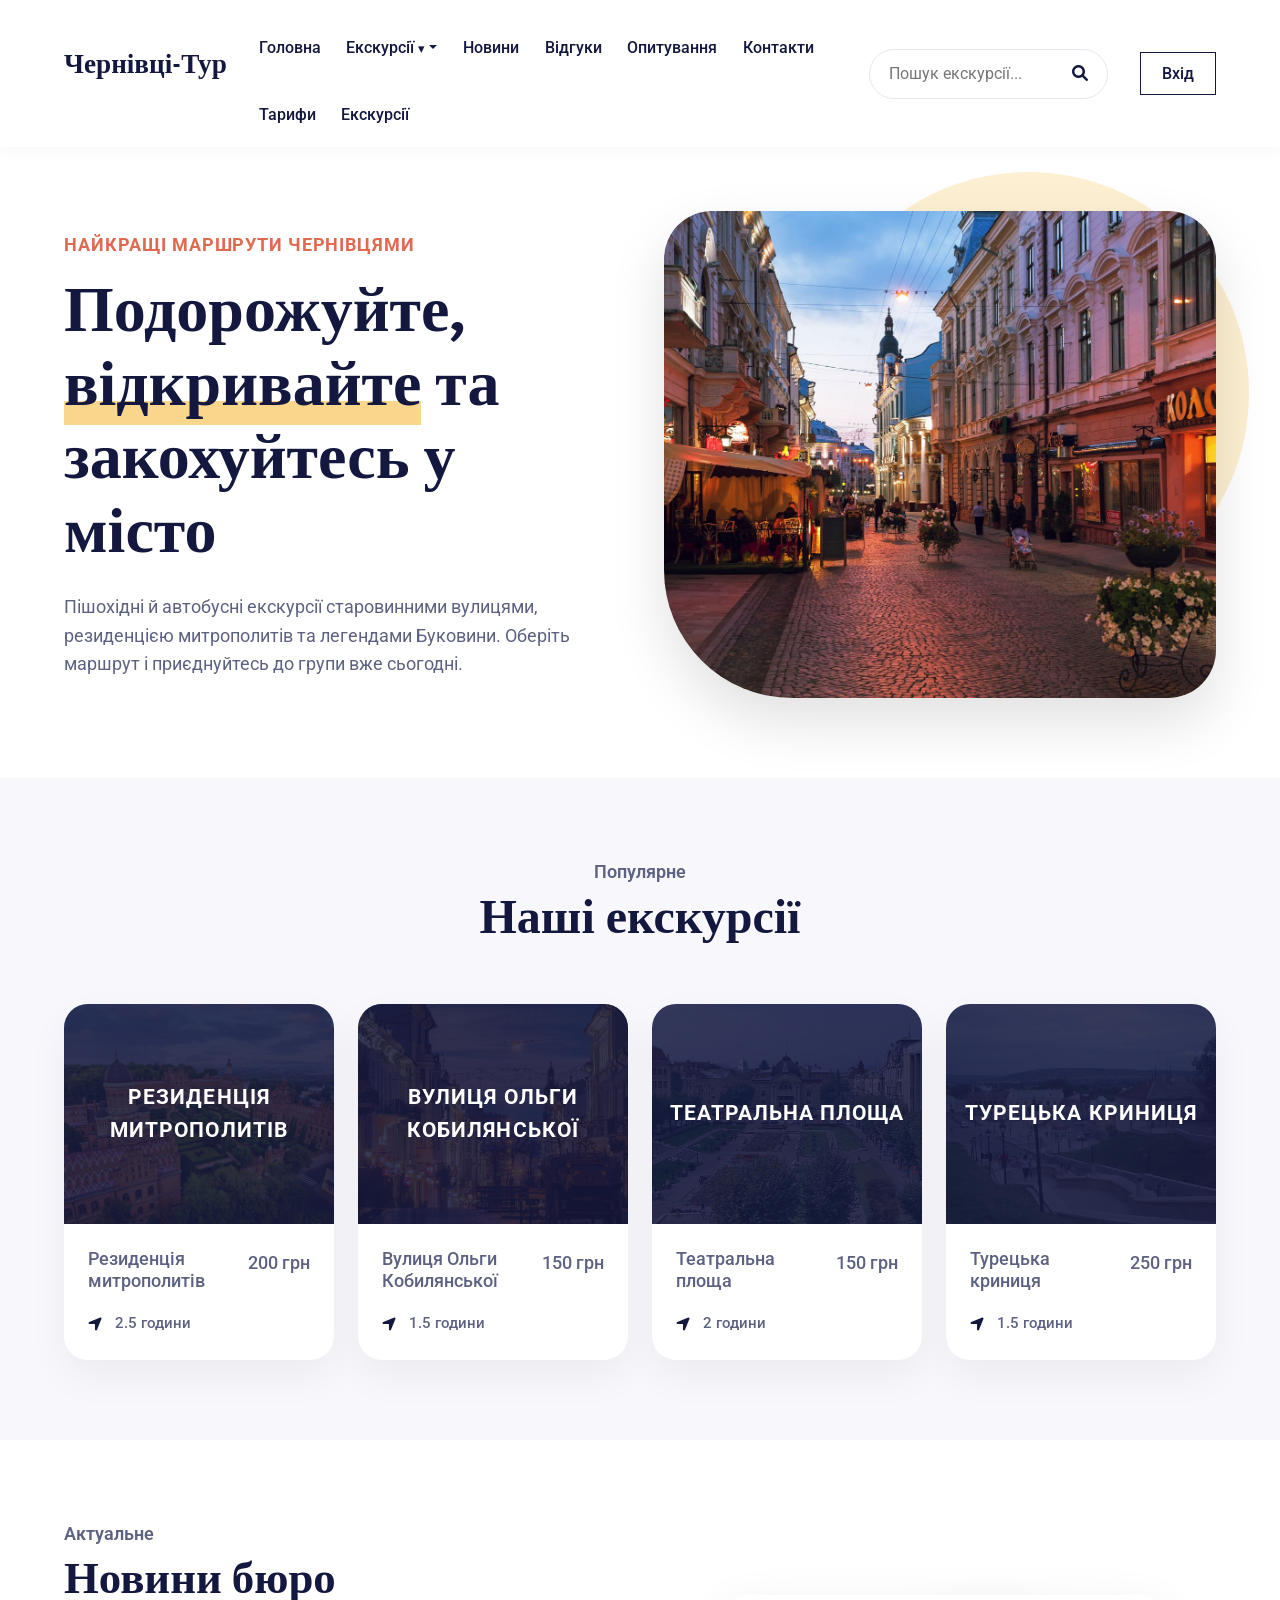
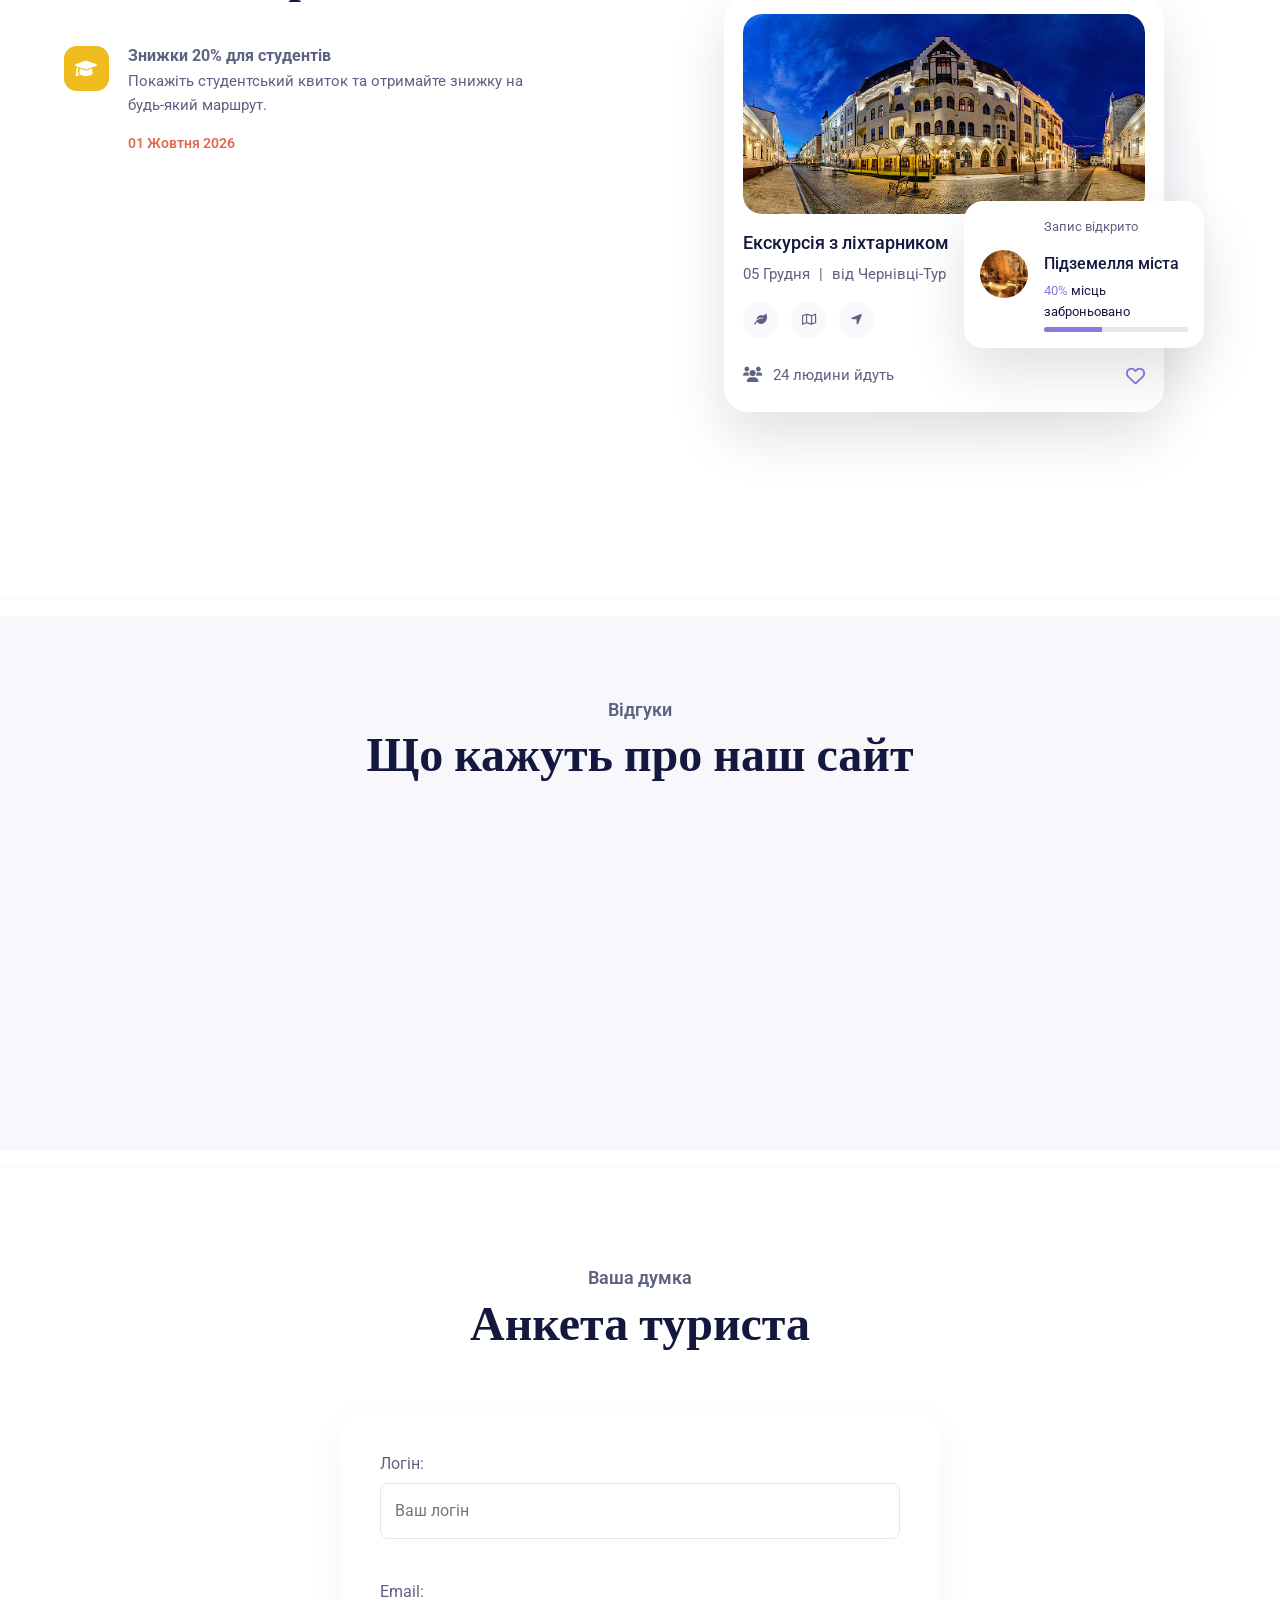
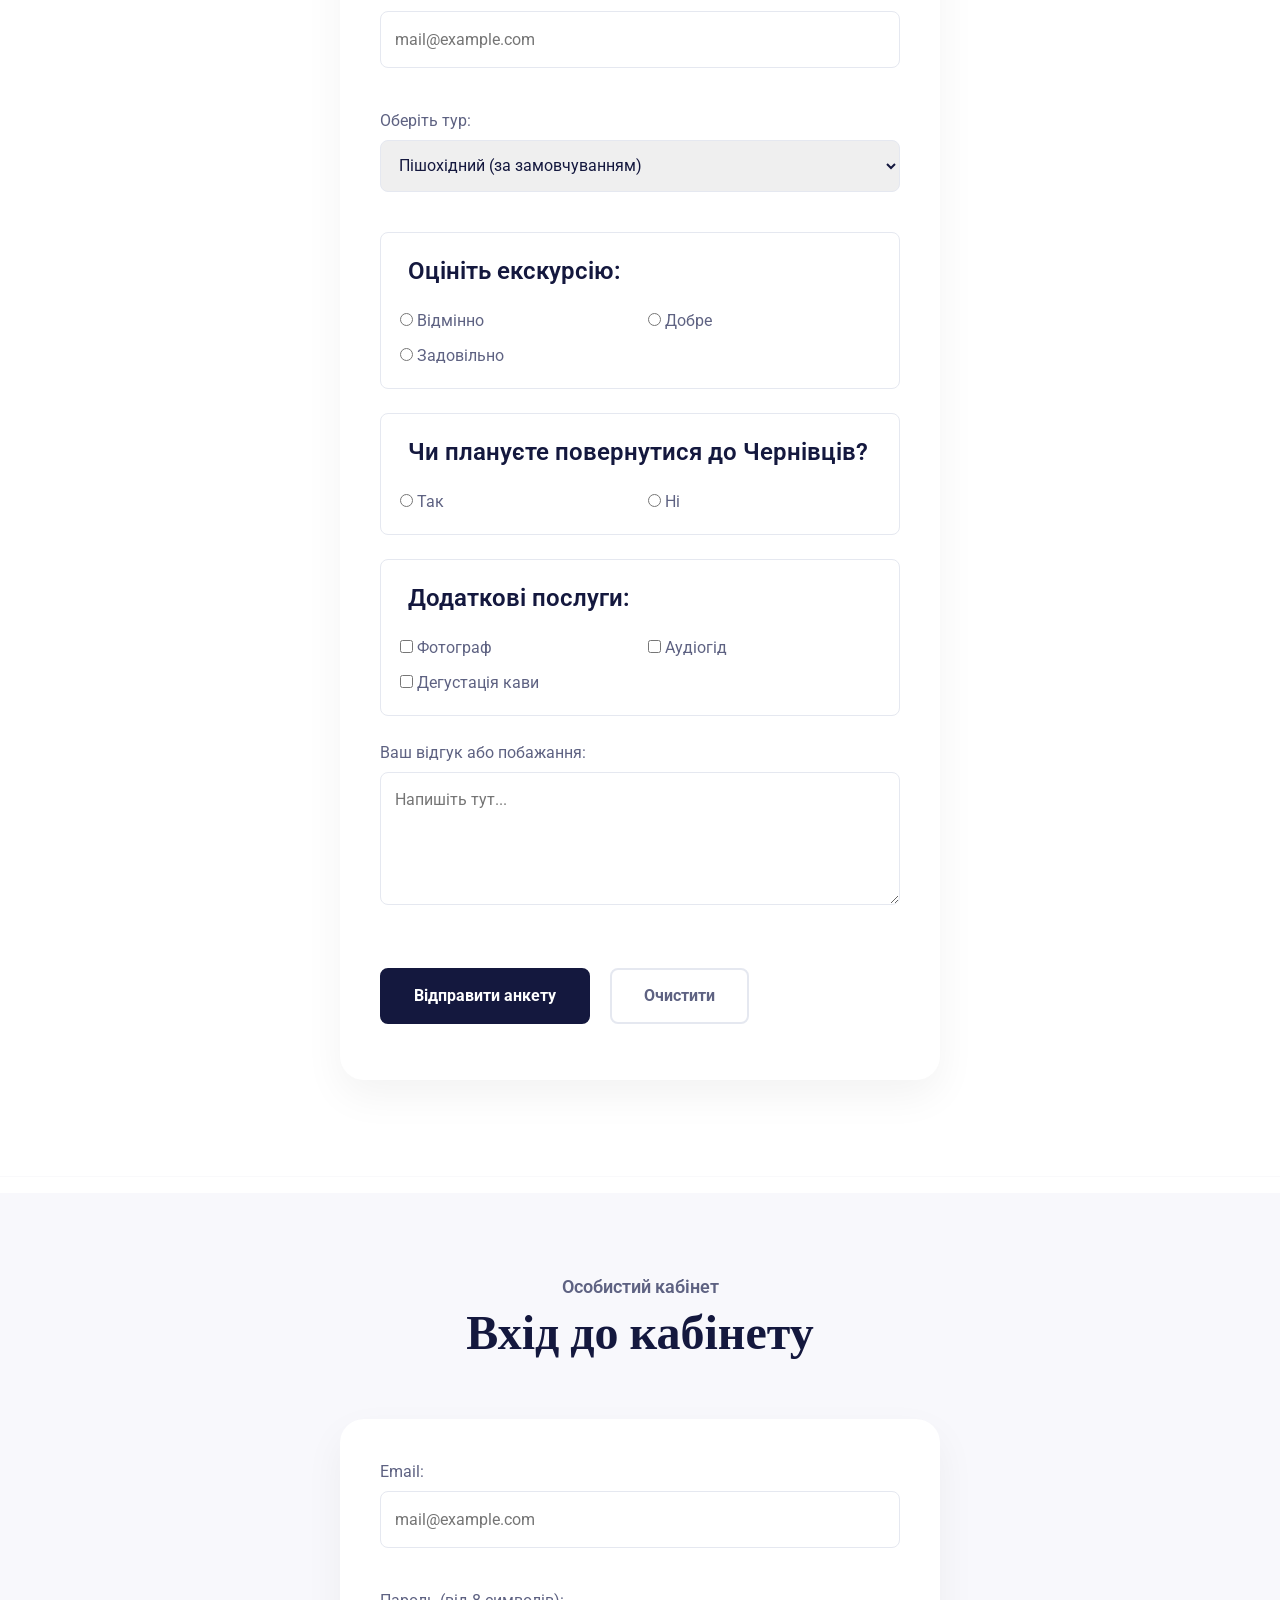
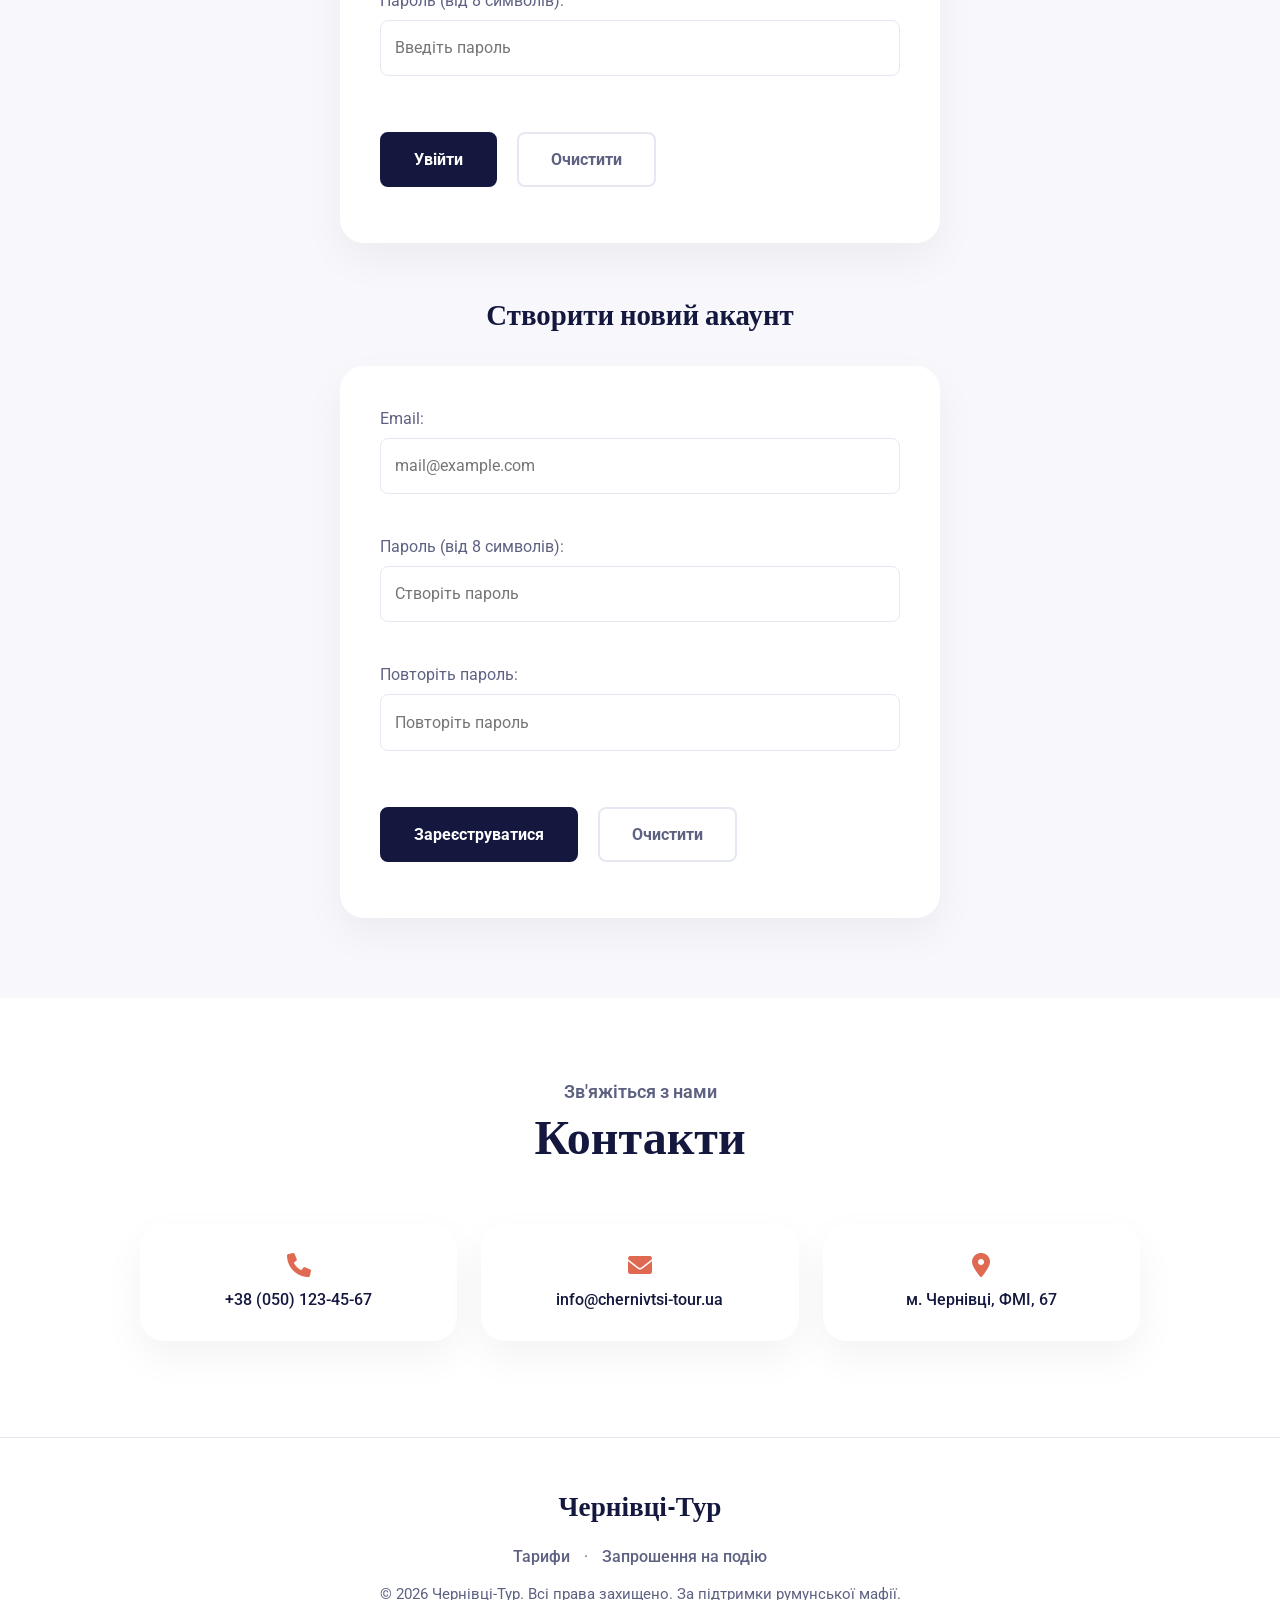
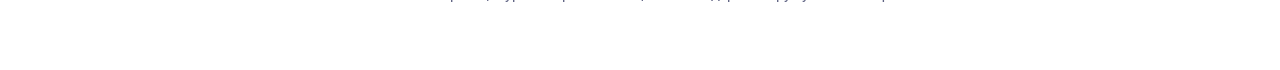
<file: OIT4/index.html>
<!DOCTYPE html>
<html lang="uk">
<head>
    <meta charset="UTF-8">
    <meta name="viewport" content="width=device-width, initial-scale=1.0">
    <meta name="description" content="Чернівці-Тур: пішохідні, автобусні та театралізовані екскурсії Чернівцями. Ціни, новини, відгуки та запис онлайн.">
    <meta name="theme-color" content="#14183E">
    <link rel="icon" href="data:image/svg+xml,<svg xmlns=%22http://www.w3.org/2000/svg%22 viewBox=%220 0 100 100%22><text y=%22.9em%22 font-size=%2290%22>🧭</text></svg>">
    <title>Екскурсійне бюро Чернівців</title>
    <link rel="stylesheet" href="https://fonts.googleapis.com/css2?family=Roboto:wght@400;500;600;700&family=Volkhov:wght@700&display=swap">
    <link rel="stylesheet" href="https://cdnjs.cloudflare.com/ajax/libs/font-awesome/6.0.0/css/all.min.css">
    <link rel="stylesheet" href="https://cdnjs.cloudflare.com/ajax/libs/bootstrap/5.3.0/css/bootstrap.min.css">
    <link rel="stylesheet" href="css/style.css">
</head>
<body id="top">

    <header>
        <p class="logo"><strong>Чернівці-Тур</strong></p>
        <button type="button" class="burger" aria-label="Меню" aria-expanded="false" aria-controls="menu">&#9776;</button>
        <div class="menu" id="menu">
            <nav aria-label="Головна навігація">
                <a href="#hero">Головна</a>
                <div class="dropdown">
                    <a href="#tur" class="dropdown-toggle" aria-haspopup="true">Екскурсії <span class="arrow">&#9662;</span></a>
                    <ul class="submenu">
                        <li><a href="#tur">Резиденція митрополитів</a></li>
                        <li><a href="#tur">Вулиця Ольги Кобилянської</a></li>
                        <li><a href="#tur">Театральна площа</a></li>
                        <li><a href="#tur">Турецька криниця</a></li>
                    </ul>
                </div>
                <a href="#news">Новини</a>
                <a href="#reviews">Відгуки</a>
                <a href="#oput">Опитування</a>
                <a href="#widp">Контакти</a>
                <a href="tours.html">Тарифи</a>
                <a href="example.html">Екскурсії</a>
            </nav>
            <form action="/search" method="get" class="search-form">
                <input type="search" name="p" placeholder="Пошук екскурсії..." aria-label="Пошук екскурсії">
                <button type="submit" aria-label="Шукати"><i class="fa-solid fa-magnifying-glass"></i></button>
            </form>
             </div>
            <a href="#signin" class="nav-signup">Вхід</a>
        </header>

    <main>
        <section id="hero">
            <div class="hero-text">
                <p class="hero-sub">Найкращі маршрути Чернівцями</p>
                <h1>Подорожуйте, <span class="hl">відкривайте</span> та закохуйтесь у місто</h1>
                <p class="hero-desc">Пішохідні й автобусні екскурсії старовинними вулицями, резиденцією митрополитів та легендами Буковини. Оберіть маршрут і приєднуйтесь до групи вже сьогодні.</p>
            </div>
            <div class="hero-img">
                <img src="img/vy.jpg" alt="Чернівецький університет">
            </div>
        </section>

        <section id="tur" class="section-alt">
            <p class="section-sub">Популярне</p>
            <h2>Наші екскурсії</h2>
            <div class="cards-grid">
                <article class="tour-card">
                    <div class="card-img">
                        <img loading="lazy" src="img/universitet.jpg" alt="Чернівецький університет">
                        <span class="card-overlay">Резиденція митрополитів</span>
                    </div>
                    <div class="card-body">
                        <div class="card-main-info">
                            <h3>Резиденція митрополитів</h3>
                            <span class="card-price">200 грн</span>
                        </div>
                        <div class="card-trip-info">
                            <i class="fa-solid fa-location-arrow"></i>
                            <span>2.5 години</span>
                        </div>
                    </div>
                </article>

                <article class="tour-card">
                    <div class="card-img">
                        <img loading="lazy" src="img/vylica.jpg" alt="Вулиця Ольги Кобилянської">
                        <span class="card-overlay">Вулиця Ольги Кобилянської</span>
                    </div>
                    <div class="card-body">
                        <div class="card-main-info">
                            <h3>Вулиця Ольги Кобилянської</h3>
                            <span class="card-price">150 грн</span>
                        </div>
                        <div class="card-trip-info">
                            <i class="fa-solid fa-location-arrow"></i>
                            <span>1.5 години</span>
                        </div>
                    </div>
                </article>

                <article class="tour-card">
                    <div class="card-img">
                        <img loading="lazy" src="img/teatr.jpg" alt="Театральна площа">
                        <span class="card-overlay">Театральна площа</span>
                    </div>
                    <div class="card-body">
                        <div class="card-main-info">
                            <h3>Театральна площа</h3>
                            <span class="card-price">150 грн</span>
                        </div>
                        <div class="card-trip-info">
                            <i class="fa-solid fa-location-arrow"></i>
                            <span>2 години</span>
                        </div>
                    </div>
                </article>

                <article class="tour-card">
                    <div class="card-img">
                        <img loading="lazy" src="img/krinica.jpg" alt="Турецька криниця">
                        <span class="card-overlay">Турецька криниця</span>
                    </div>
                    <div class="card-body">
                        <div class="card-main-info">
                            <h3>Турецька криниця</h3>
                            <span class="card-price">250 грн</span>
                        </div>
                        <div class="card-trip-info">
                            <i class="fa-solid fa-location-arrow"></i>
                            <span>1.5 години</span>
                        </div>
                    </div>
                </article>
            </div>
        </section>

        <section id="news">
            <div class="news-layout">
                <div class="news-list">
                    <p class="section-sub">Актуальне</p>
                    <h2>Новини бюро</h2>

                    <article class="news-item">
                        <span class="news-icon icon-yellow"><i class="fa-solid fa-graduation-cap"></i></span>
                        <div>
                            <h3>Знижки 20% для студентів</h3>
                            <p>Покажіть студентський квиток та отримайте знижку на будь-який маршрут.</p>
                            <time datetime="2026-10-01">01 Жовтня 2026</time>
                        </div>
                    </article>

                    <article class="news-item">
                        <span class="news-icon icon-orange"><i class="fa-solid fa-map"></i></span>
                        <div>
                            <h3>Новий маршрут "Підземелля міста"</h3>
                            <p>Відкрито попередній запис на нову екскурсію таємничими локаціями Чернівців.</p>
                            <time datetime="2026-11-28">28 Листопада 2026</time>
                        </div>
                    </article>

                    <article class="news-item">
                        <span class="news-icon icon-teal"><i class="fa-solid fa-masks-theater"></i></span>
                        <div>
                            <h3>Театралізована екскурсія з ліхтарником</h3>
                            <p>Атмосферна вечірня прогулянка старовинними вуличками міста у супроводі колоритного ліхтарника та живих міських легенд.</p>
                            <time datetime="2026-12-05">05 Грудня 2026</time>
                        </div>
                    </article>
                </div>

                <div class="news-visual">
                    <article class="news-card">
                        <img loading="lazy" src="img/lihtari.jpg" alt="Театральна площа">
                        <h3>Екскурсія з ліхтарником</h3>
                        <p class="news-meta">05 Грудня <span>|</span> від Чернівці-Тур</p>
                        <div class="news-chips">
                            <span><i class="fa-solid fa-leaf"></i></span>
                            <span><i class="fa-regular fa-map"></i></span>
                            <span><i class="fa-solid fa-location-arrow"></i></span>
                        </div>
                        <div class="news-foot">
                            <span><i class="fa-solid fa-users"></i> 24 людини йдуть</span>
                            <i class="fa-regular fa-heart news-heart"></i>
                        </div>
                    </article>

                    <aside class="news-float">
                        <img loading="lazy" src="img/pidzem.jpg" alt="">
                        <div>
                            <p class="float-label">Запис відкрито</p>
                            <h3>Підземелля міста</h3>
                            <p class="float-progress"><span>40%</span> місць заброньовано</p>
                            <div class="progress" role="progressbar" aria-valuenow="40" aria-valuemin="0" aria-valuemax="100"><div></div></div>
                        </div>
                    </aside>
                </div>
            </div>
        </section>
        <hr>

        <section id="reviews" class="section-alt">
            <p class="section-sub">Відгуки</p>
            <h2>Що кажуть про наш сайт</h2>
            <div class="carousel" aria-roledescription="carousel" aria-label="Відгуки користувачів">
                <div class="carousel-track">
                    <figure class="slide"><blockquote>«Сайт зручний: за хвилину знайшла потрібний маршрут, одразу побачила ціну й тривалість.»</blockquote><figcaption>Олена К., Київ</figcaption></figure>
                    <figure class="slide"><blockquote>«Класний дизайн і швидке завантаження. Зі смартфона користуватися так само легко, як з ноутбука.»</blockquote><figcaption>Максим Т., Львів</figcaption></figure>
                    <figure class="slide"><blockquote>«Анкету заповнив за хвилину, а про знижку для студентів дізнався з новин на головній.»</blockquote><figcaption>Назар Д., Чернівці</figcaption></figure>
                    <figure class="slide"><blockquote>«Подобається, що картки екскурсій наочні: фото, назва, ціна. Нічого зайвого!»</blockquote><figcaption>Ірина В., Вінниця</figcaption></figure>
                </div>
                <button type="button" class="car-btn prev" aria-label="Попередній відгук">&#10094;</button>
                <button type="button" class="car-btn next" aria-label="Наступний відгук">&#10095;</button>
                <div class="dots"></div>
            </div>
        </section>

        <hr>

        <section id="oput">
            <p class="section-sub">Ваша думка</p>
            <h2>Анкета туриста</h2>
            <form action="/survey" method="post">
                <p>
                    <label for="s-login">Логін:</label><br>
                    <input type="text" id="s-login" name="login" pattern="[A-Za-z0-9_]{3,16}" title="3–16 символів: латиниця, цифри, _" placeholder="Ваш логін" required><small class="hint">3–16 символів: латиниця, цифри, _</small>
                </p>

                <p>
                    <label for="s-email">Email:</label><br>
                    <input type="email" id="s-email" name="email" placeholder="mail@example.com" required><small class="hint">Введіть коректну адресу, наприклад name@mail.ua</small>
                </p>

                <p>
                    <label for="s-tour">Оберіть тур:</label><br>
                    <select id="s-tour" name="tour">
                        <option value="walk" selected>Пішохідний (за замовчуванням)</option>
                        <option value="bus">Автобусний</option>
                        <option value="vip">Індивідуальний</option>
                    </select>
                </p>

                <fieldset>
                    <legend>Оцініть екскурсію:</legend>
                    <label><input type="radio" name="rate" value="5"> Відмінно</label>
                    <label><input type="radio" name="rate" value="4"> Добре</label>
                    <label><input type="radio" name="rate" value="3"> Задовільно</label>
                </fieldset>

                <fieldset>
                    <legend>Чи плануєте повернутися до Чернівців?</legend>
                    <label><input type="radio" name="again" value="yes"> Так</label>
                    <label><input type="radio" name="again" value="no"> Ні</label>
                </fieldset>

                <fieldset>
                    <legend>Додаткові послуги:</legend>
                    <label><input type="checkbox" name="extra" value="photo"> Фотограф</label>
                    <label><input type="checkbox" name="extra" value="audio"> Аудіогід</label>
                    <label><input type="checkbox" name="extra" value="coffee"> Дегустація кави</label>
                </fieldset>

                <p>
                    <label for="s-text">Ваш відгук або побажання:</label><br>
                    <textarea id="s-text" name="message" rows="4" cols="40" placeholder="Напишіть тут..."></textarea>
                </p>

                <p>
                    <button type="submit">Відправити анкету</button>
                    <button type="reset">Очистити</button>
                </p>
            </form>
        </section>

        <hr>

        <section id="whid" class="section-alt">
            <p class="section-sub">Особистий кабінет</p>
            <h2>Вхід до кабінету</h2>
            <form action="/login" method="post">
                <p>
                    <label for="login-email">Email:</label><br>
                    <input type="email" id="login-email" name="email" placeholder="mail@example.com" required><small class="hint">Введіть коректну адресу, наприклад name@mail.ua</small>
                </p>
                <p>
                    <label for="login-pass">Пароль (від 8 символів):</label><br>
                    <input type="password" id="login-pass" name="password" minlength="8" pattern="(?=.*\d)(?=.*[A-Za-z]).{8,}" title="Мінімум 8 символів, літери та цифри" placeholder="Введіть пароль" required><small class="hint">Мінімум 8 символів, літери та цифри</small>
                </p>
                <p>
                    <button type="submit">Увійти</button>
                    <button type="reset">Очистити</button>
                </p>
            </form>

            <h3 class="form-title">Створити новий акаунт</h3>
            <form action="/register" method="post">
                <p>
                    <label for="reg-email">Email:</label><br>
                    <input type="email" id="reg-email" name="email" placeholder="mail@example.com" required><small class="hint">Введіть коректну адресу, наприклад name@mail.ua</small>
                </p>
                <p>
                    <label for="reg-pass">Пароль (від 8 символів):</label><br>
                    <input type="password" id="reg-pass" name="password" minlength="8" pattern="(?=.*\d)(?=.*[A-Za-z]).{8,}" title="Мінімум 8 символів, літери та цифри" placeholder="Створіть пароль" required><small class="hint">Мінімум 8 символів, літери та цифри</small>
                </p>
                <p>
                    <label for="reg-repeat">Повторіть пароль:</label><br>
                    <input type="password" id="reg-repeat" name="password_repeat" minlength="8" pattern="(?=.*\d)(?=.*[A-Za-z]).{8,}" title="Мінімум 8 символів, літери та цифри" placeholder="Повторіть пароль" required><small class="hint">Мінімум 8 символів, літери та цифри</small>
                </p>
                <p>
                    <button type="submit">Зареєструватися</button>
                    <button type="reset">Очистити</button>
                </p>
            </form>
        </section>
    </main>

    <section id="widp">
        <p class="section-sub">Зв'яжіться з нами</p>
        <h2>Контакти</h2>
        <address>
            <p><i class="fa-solid fa-phone"></i><br>+38 (050) 123-45-67</p>
            <p><i class="fa-solid fa-envelope"></i><br>info@chernivtsi-tour.ua</p>
            <p><i class="fa-solid fa-location-dot"></i><br>м. Чернівці, ФМІ, 67</p>
        </address>
    </section>

    <footer>
        <p class="logo"><strong>Чернівці-Тур</strong></p>
        <p class="footer-links"><a href="tours.html">Тарифи</a> · <a href="invitation.html">Запрошення на подію</a></p>
        <p>&copy; 2026 Чернівці-Тур. Всі права захищено. За підтримки румунської мафії.</p>
    </footer>

    <div id="signin" class="modal">
        <div class="modal-content">
            <form action="/login" method="post">
                <a href="#" class="modal-close" aria-label="Закрити">&times;</a>
                <h3 id="signin-title">Вхід до кабінету</h3>
                <p><label for="m-email">Email:</label><br><input type="email" id="m-email" name="email" placeholder="mail@example.com" required><small class="hint">Введіть коректну адресу, наприклад name@mail.ua</small></p>
                <p><label for="m-pass">Пароль:</label><br><input type="password" id="m-pass" name="password" minlength="8" pattern="(?=.*\d)(?=.*[A-Za-z]).{8,}" title="Мінімум 8 символів, літери та цифри" placeholder="Введіть пароль" required><small class="hint">Мінімум 8 символів, літери та цифри</small></p>
                <p><button type="submit">Увійти</button> <a href="#whid">Створити акаунт</a></p>
            </form>
        </div>
    </div>

    <a href="#top" class="to-top" aria-label="Повернутися нагору"></a>

    <script src="js/script.js" defer></script>
</body>
</html>
</file>
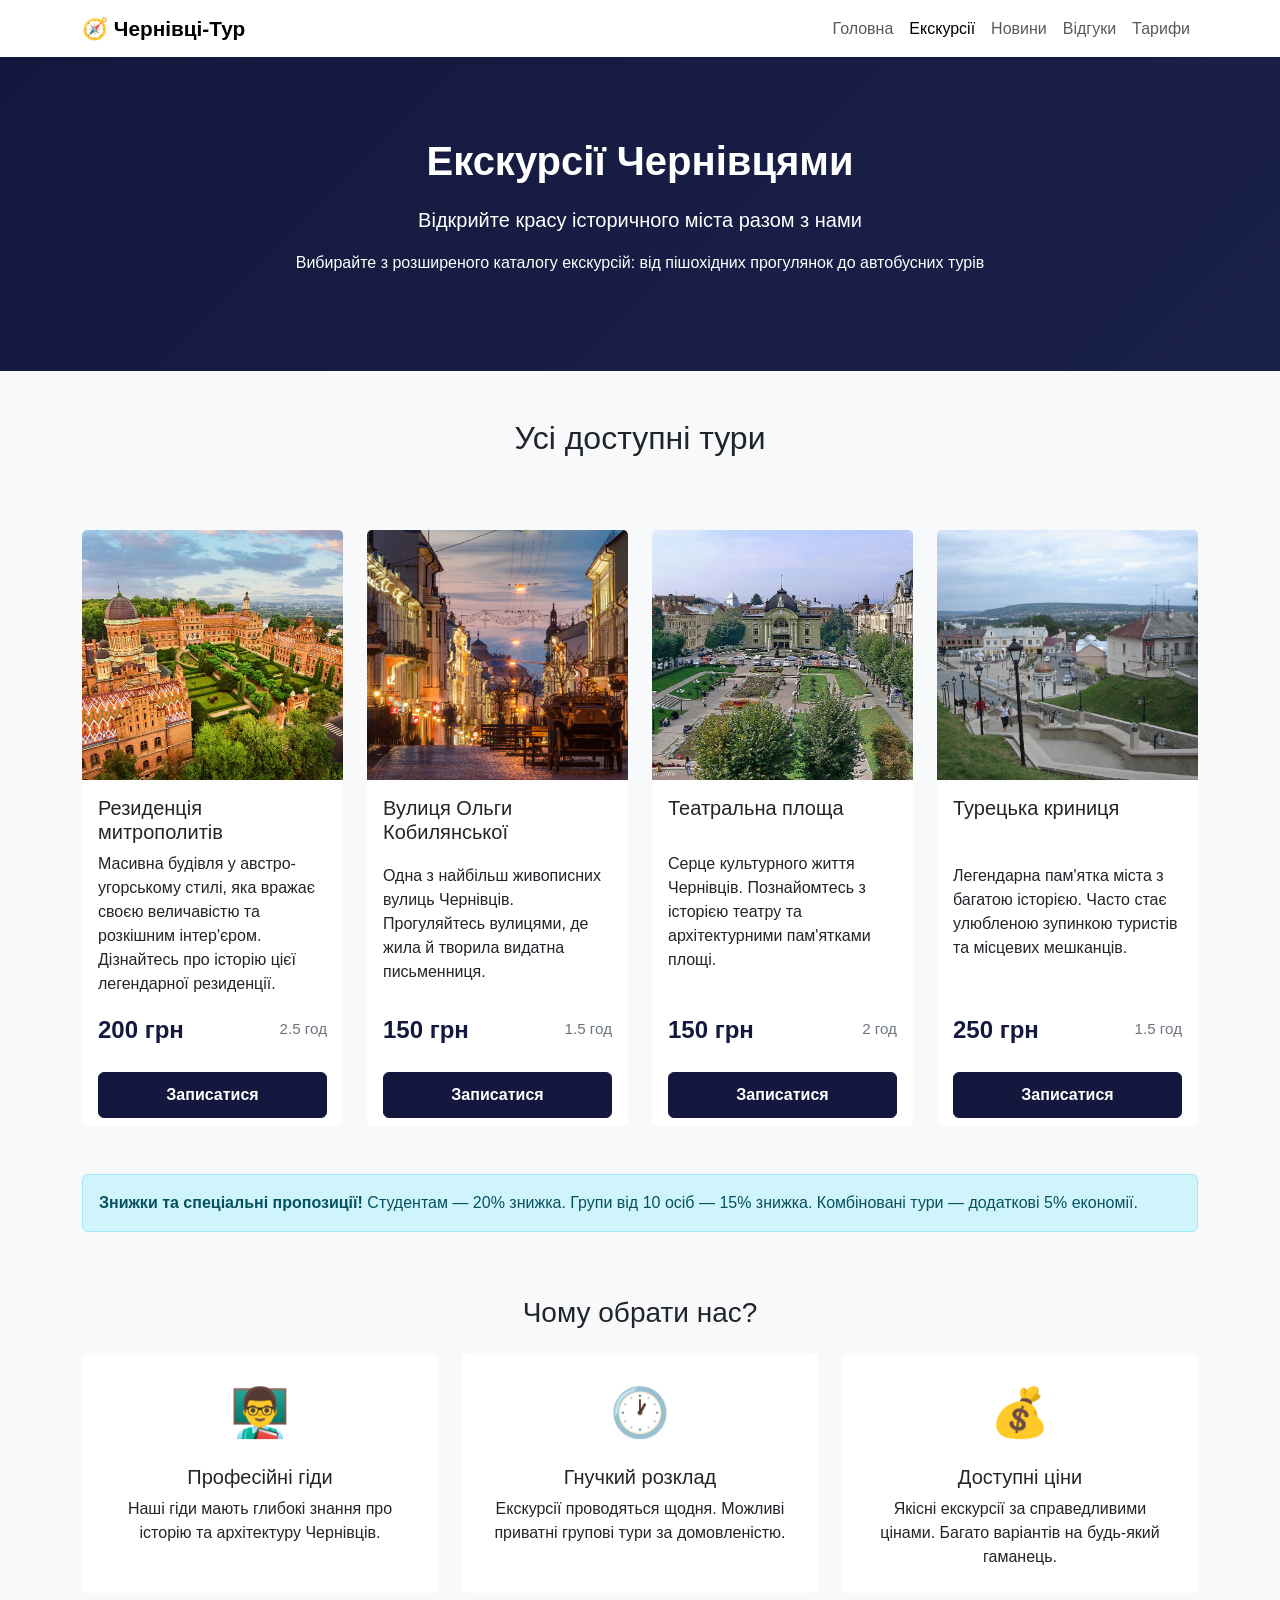
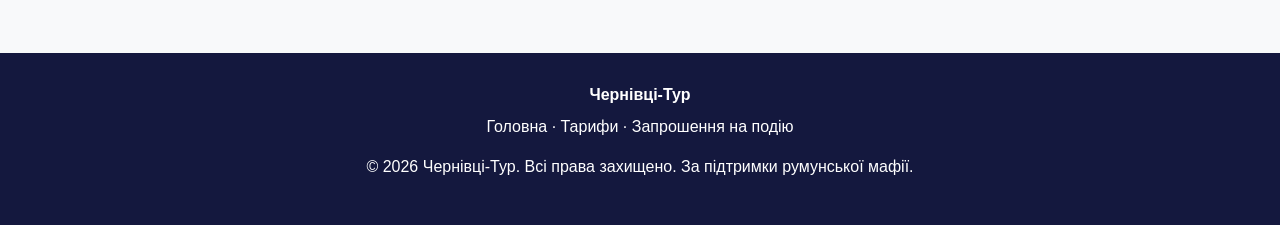
<file: OIT4/example.html>
<!DOCTYPE html>
<html lang="uk">
<head>
    <meta charset="UTF-8">
    <meta name="viewport" content="width=device-width, initial-scale=1.0">
    <meta name="description" content="Екскурсії Чернівцями: пішохідні, автобусні та театралізовані маршрути. Дізнайтесь про всі доступні тури.">
    <meta name="theme-color" content="#14183E">
    <link rel="icon" href="data:image/svg+xml,<svg xmlns=%22http://www.w3.org/2000/svg%22 viewBox=%220 0 100 100%22><text y=%22.9em%22 font-size=%2290%22>🧭</text></svg>">
    <title>Екскурсії - Чернівці-Тур</title>
    <link href="https://cdnjs.cloudflare.com/ajax/libs/bootstrap/5.3.0/css/bootstrap.min.css" rel="stylesheet">
    <style>
        body {
            font-family: 'Roboto', sans-serif;
            background-color: #f8f9fa;
        }
        .navbar-brand {
            font-weight: 700;
            font-size: 1.3rem;
        }
        .hero-section {
            background: linear-gradient(135deg, #14183E 0%, #1a2149 100%);
            color: white;
            padding: 80px 0;
            text-align: center;
        }
        .hero-section h1 {
            font-weight: 700;
            margin-bottom: 20px;
        }
        .tour-card {
            transition: transform 0.3s ease, box-shadow 0.3s ease;
            border: none;
            height: 100%;
        }
        .tour-card:hover {
            transform: translateY(-10px);
            box-shadow: 0 10px 30px rgba(0,0,0,0.2);
        }
        .tour-card img {
            height: 250px;
            object-fit: cover;
        }
        .card-body {
            display: flex;
            flex-direction: column;
            justify-content: space-between;
        }
        .tour-price {
            font-size: 1.5rem;
            font-weight: 700;
            color: #14183E;
        }
        .tour-duration {
            color: #6c757d;
            font-size: 0.95rem;
        }
        .btn-custom {
            background-color: #14183E;
            border-color: #14183E;
            color: white;
            font-weight: 600;
            padding: 10px 25px;
        }
        .btn-custom:hover {
            background-color: #0f1230;
            border-color: #0f1230;
            color: white;
        }
        footer {
            background-color: #14183E;
            color: white;
            padding: 30px 0;
            margin-top: 60px;
            text-align: center;
        }
        footer a {
            color: #fff;
            text-decoration: none;
        }
        footer a:hover {
            text-decoration: underline;
        }
    </style>
</head>
<body>
    <nav class="navbar navbar-expand-lg navbar-light bg-white shadow-sm">
        <div class="container">
            <a class="navbar-brand" href="index.html">🧭 Чернівці-Тур</a>
            <button class="navbar-toggler" type="button" data-bs-toggle="collapse" data-bs-target="#navbarNav" aria-controls="navbarNav" aria-expanded="false" aria-label="Toggle navigation">
                <span class="navbar-toggler-icon"></span>
            </button>
            <div class="collapse navbar-collapse" id="navbarNav">
                <ul class="navbar-nav ms-auto">
                    <li class="nav-item">
                        <a class="nav-link" href="index.html#hero">Головна</a>
                    </li>
                    <li class="nav-item">
                        <a class="nav-link active" href="example.html">Екскурсії</a>
                    </li>
                    <li class="nav-item">
                        <a class="nav-link" href="index.html#news">Новини</a>
                    </li>
                    <li class="nav-item">
                        <a class="nav-link" href="index.html#reviews">Відгуки</a>
                    </li>
                    <li class="nav-item">
                        <a class="nav-link" href="tours.html">Тарифи</a>
                    </li>
                </ul>
            </div>
        </div>
    </nav>

    <section class="hero-section">
        <div class="container">
            <h1>Екскурсії Чернівцями</h1>
            <p class="lead">Відкрийте красу історичного міста разом з нами</p>
            <p>Вибирайте з розширеного каталогу екскурсій: від пішохідних прогулянок до автобусних турів</p>
        </div>
    </section>

    <main class="container my-5">
        <div class="row mb-5">
            <div class="col-12">
                <h2 class="text-center mb-4">Усі доступні тури</h2>
            </div>
        </div>

        <div class="row g-4">
            <div class="col-md-6 col-lg-3">
                <div class="card tour-card">
                    <img src="img/universitet.jpg" class="card-img-top" alt="Чернівецький університет">
                    <div class="card-body">
                        <h5 class="card-title">Резиденція митрополитів</h5>
                        <p class="card-text">Масивна будівля у австро-угорському стилі, яка вражає своєю величавістю та розкішним інтер'єром. Дізнайтесь про історію цієї легендарної резиденції.</p>
                        <div class="d-flex justify-content-between align-items-center">
                            <span class="tour-price">200 грн</span>
                            <span class="tour-duration">2.5 год</span>
                        </div>
                    </div>
                    <div class="card-footer bg-white border-top-0">
                        <a href="index.html#signin" class="btn btn-custom w-100">Записатися</a>
                    </div>
                </div>
            </div>

            <div class="col-md-6 col-lg-3">
                <div class="card tour-card">
                    <img src="img/vylica.jpg" class="card-img-top" alt="Вулиця Ольги Кобилянської">
                    <div class="card-body">
                        <h5 class="card-title">Вулиця Ольги Кобилянської</h5>
                        <p class="card-text">Одна з найбільш живописних вулиць Чернівців. Прогуляйтесь вулицями, де жила й творила видатна письменниця.</p>
                        <div class="d-flex justify-content-between align-items-center">
                            <span class="tour-price">150 грн</span>
                            <span class="tour-duration">1.5 год</span>
                        </div>
                    </div>
                    <div class="card-footer bg-white border-top-0">
                        <a href="index.html#signin" class="btn btn-custom w-100">Записатися</a>
                    </div>
                </div>
            </div>

            <div class="col-md-6 col-lg-3">
                <div class="card tour-card">
                    <img src="img/teatr.jpg" class="card-img-top" alt="Театральна площа">
                    <div class="card-body">
                        <h5 class="card-title">Театральна площа</h5>
                        <p class="card-text">Серце культурного життя Чернівців. Познайомтесь з історією театру та архітектурними пам'ятками площі.</p>
                        <div class="d-flex justify-content-between align-items-center">
                            <span class="tour-price">150 грн</span>
                            <span class="tour-duration">2 год</span>
                        </div>
                    </div>
                    <div class="card-footer bg-white border-top-0">
                        <a href="index.html#signin" class="btn btn-custom w-100">Записатися</a>
                    </div>
                </div>
            </div>

            <div class="col-md-6 col-lg-3">
                <div class="card tour-card">
                    <img src="img/krinica.jpg" class="card-img-top" alt="Турецька криниця">
                    <div class="card-body">
                        <h5 class="card-title">Турецька криниця</h5>
                        <p class="card-text">Легендарна пам'ятка міста з багатою історією. Часто стає улюбленою зупинкою туристів та місцевих мешканців.</p>
                        <div class="d-flex justify-content-between align-items-center">
                            <span class="tour-price">250 грн</span>
                            <span class="tour-duration">1.5 год</span>
                        </div>
                    </div>
                    <div class="card-footer bg-white border-top-0">
                        <a href="index.html#signin" class="btn btn-custom w-100">Записатися</a>
                    </div>
                </div>
            </div>
        </div>

        <div class="row mt-5">
            <div class="col-12">
                <div class="alert alert-info d-flex align-items-center" role="alert">
                    <div>
                        <strong>Знижки та спеціальні пропозиції!</strong> Студентам — 20% знижка. Групи від 10 осіб — 15% знижка. Комбіновані тури — додаткові 5% економії.
                    </div>
                </div>
            </div>
        </div>

        <div class="row mt-5">
            <div class="col-12">
                <h3 class="text-center mb-4">Чому обрати нас?</h3>
            </div>
        </div>

        <div class="row g-4 mb-5">
            <div class="col-md-4">
                <div class="card border-0 text-center h-100 p-4">
                    <div class="mb-3">
                        <span style="font-size: 3rem;">👨‍🏫</span>
                    </div>
                    <h5 class="card-title">Професійні гіди</h5>
                    <p class="card-text">Наші гіди мають глибокі знання про історію та архітектуру Чернівців.</p>
                </div>
            </div>
            <div class="col-md-4">
                <div class="card border-0 text-center h-100 p-4">
                    <div class="mb-3">
                        <span style="font-size: 3rem;">🕐</span>
                    </div>
                    <h5 class="card-title">Гнучкий розклад</h5>
                    <p class="card-text">Екскурсії проводяться щодня. Можливі приватні групові тури за домовленістю.</p>
                </div>
            </div>
            <div class="col-md-4">
                <div class="card border-0 text-center h-100 p-4">
                    <div class="mb-3">
                        <span style="font-size: 3rem;">💰</span>
                    </div>
                    <h5 class="card-title">Доступні ціни</h5>
                    <p class="card-text">Якісні екскурсії за справедливими цінами. Багато варіантів на будь-який гаманець.</p>
                </div>
            </div>
        </div>
    </main>

    <footer>
        <div class="container">
            <p class="mb-2"><strong>Чернівці-Тур</strong></p>
            <p class="mb-3">
                <a href="index.html">Головна</a> · 
                <a href="tours.html">Тарифи</a> · 
                <a href="invitation.html">Запрошення на подію</a>
            </p>
            <p>&copy; 2026 Чернівці-Тур. Всі права захищено. За підтримки румунської мафії.</p>
        </div>
    </footer>

    <script src="https://cdnjs.cloudflare.com/ajax/libs/bootstrap/5.3.0/js/bootstrap.bundle.min.js"></script>
</body>
</html>
</file>
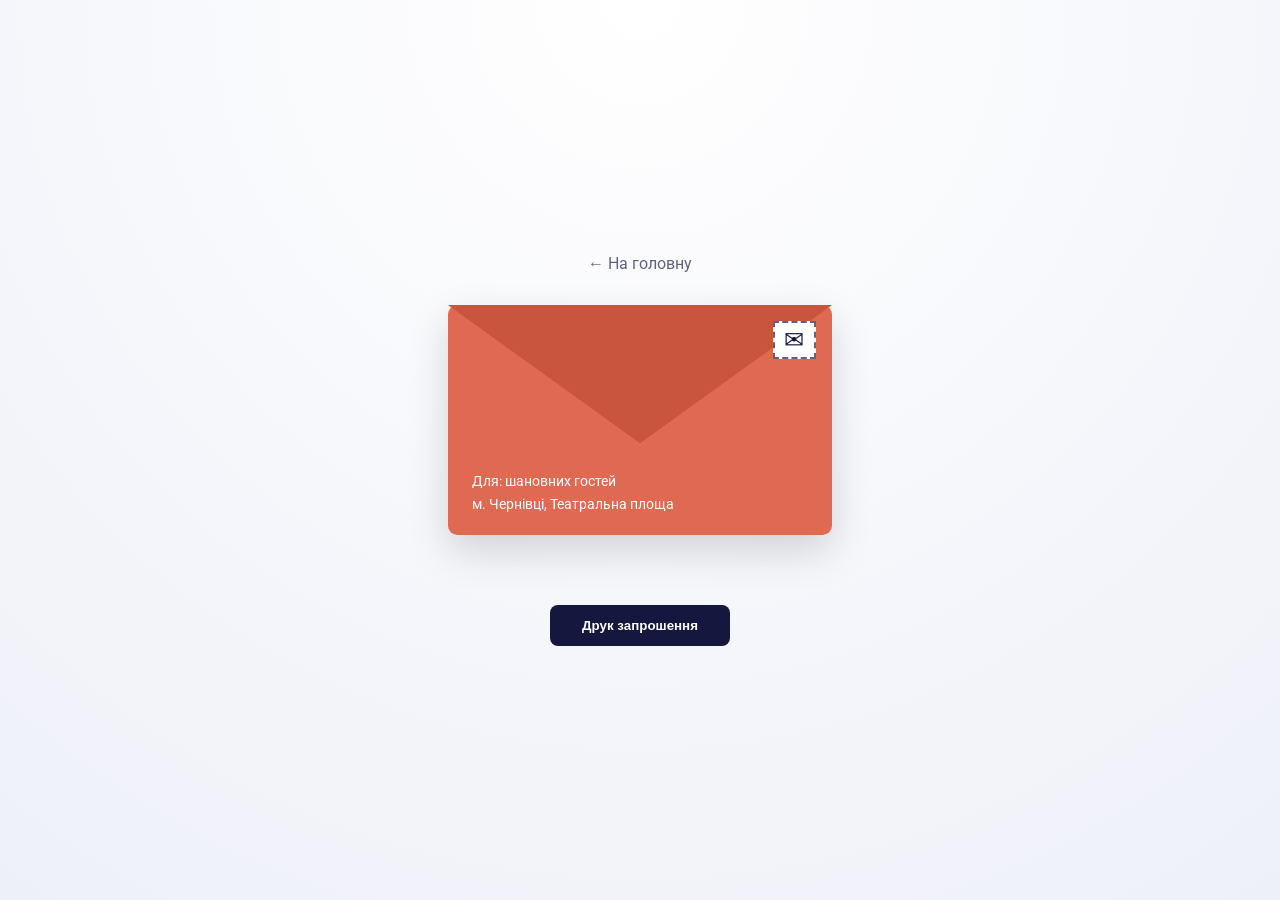
<file: OIT4/invitation.html>
<!DOCTYPE html>
<html lang="uk">
<head>
    <meta charset="UTF-8">
    <meta name="viewport" content="width=device-width, initial-scale=1">
    <meta name="description" content="Запрошення на театралізовану екскурсію з чернівецьким ліхтарником.">
    <title>Запрошення — Чернівці-Тур</title>
    <link rel="icon" href="data:image/svg+xml,<svg xmlns=%22http://www.w3.org/2000/svg%22 viewBox=%220 0 100 100%22><text y=%22.9em%22 font-size=%2290%22>✉️</text></svg>">
    <link rel="stylesheet" href="https://fonts.googleapis.com/css2?family=Roboto:wght@400;700&family=Volkhov:wght@700&display=swap">
    <link rel="stylesheet" href="css/invitation.css">
</head>
<body>
    <main>
        <a class="back" href="index.html">&larr; На головну</a>
        <input type="checkbox" id="open" hidden>
        <label class="envelope" for="open" title="Натисніть, щоб відкрити">
            <span class="flap"></span>
            <span class="stamp">&#9993;</span>
            <span class="address">Для: шановних гостей<br>м. Чернівці, Театральна площа</span>
        </label>

        <article class="invitation">
            <p class="kicker">Чернівці-Тур запрошує</p>
            <h1>Вечір із чернівецьким ліхтарником</h1>
            <p>Шановні гості! Запрошуємо вас на театралізовану екскурсію старовинними вуличками міста у супроводі колоритного ліхтарника та живих міських легенд.</p>
            <dl class="details">
                <div><dt>Дата</dt><dd>5 грудня 2026</dd></div>
                <div><dt>Час</dt><dd>18:00</dd></div>
                <div><dt>Збір</dt><dd>Театральна площа</dd></div>
                <div><dt>Вартість</dt><dd>150 грн</dd></div>
            </dl>
            <p class="contacts">+38 (050) 123-45-67 · info@chernivtsi-tour.ua</p>
        </article>

        <button type="button" class="print" onclick="window.print()">Друк запрошення</button>
    </main>
</body>
</html>
</file>
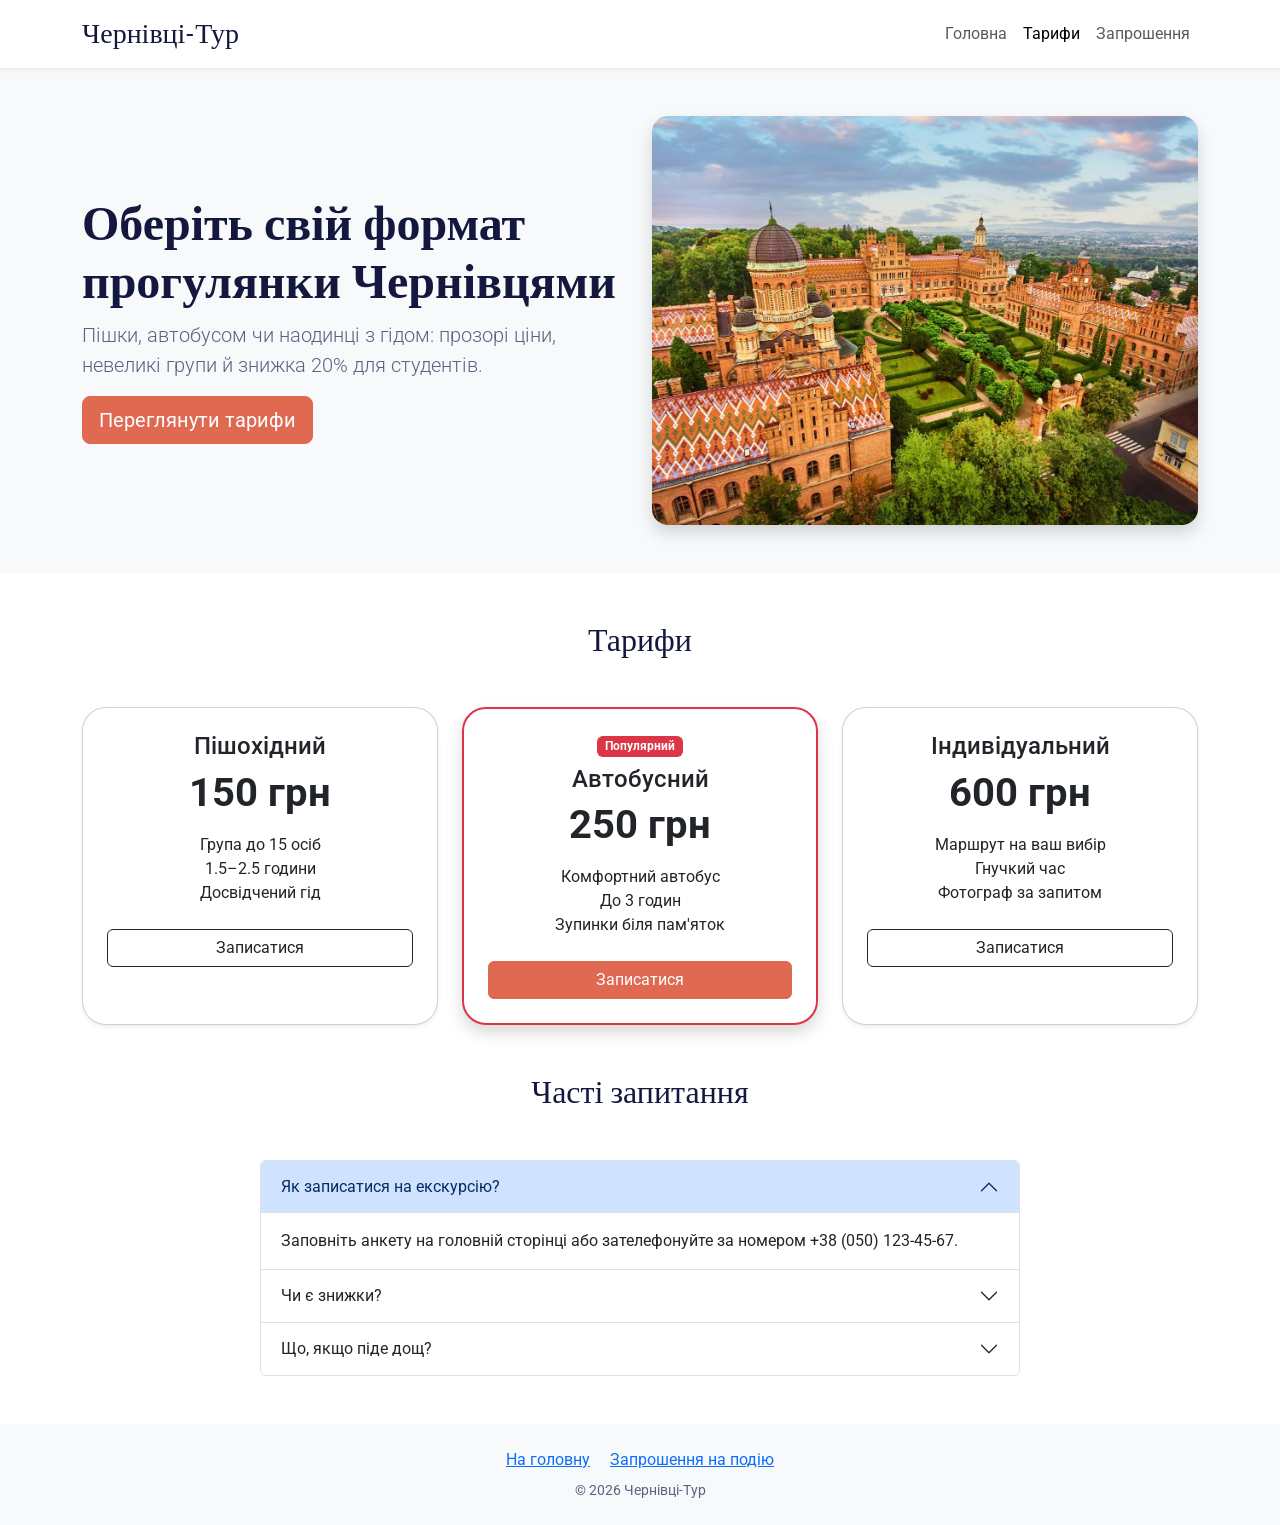
<file: OIT4/tours.html>
<!DOCTYPE html>
<html lang="uk">
<head>
    <meta charset="UTF-8">
    <meta name="viewport" content="width=device-width, initial-scale=1">
    <meta name="description" content="Тарифи на екскурсії Чернівцями: пішохідний, автобусний та індивідуальний формати.">
    <title>Тарифи екскурсій — Чернівці-Тур</title>
    <link rel="icon" href="data:image/svg+xml,<svg xmlns=%22http://www.w3.org/2000/svg%22 viewBox=%220 0 100 100%22><text y=%22.9em%22 font-size=%2290%22>🧭</text></svg>">
    <link rel="stylesheet" href="https://cdn.jsdelivr.net/npm/bootstrap@5.3.3/dist/css/bootstrap.min.css">
    <link rel="stylesheet" href="https://fonts.googleapis.com/css2?family=Roboto:wght@400;500;700&family=Volkhov:wght@700&display=swap">
    <style>
        body { font-family: 'Roboto', sans-serif; color: #5E6282; }
        h1, h2, .navbar-brand { font-family: 'Volkhov', serif; color: #14183E; }
        .btn-accent { --bs-btn-color: #fff; --bs-btn-bg: #DF6951; --bs-btn-border-color: #DF6951; --bs-btn-hover-color: #fff; --bs-btn-hover-bg: #14183E; --bs-btn-hover-border-color: #14183E; }
        .card { border-radius: 1.5rem; transition: transform .3s; }
        .card:hover { transform: translateY(-.5rem); }
    </style>
</head>
<body>
    <nav class="navbar navbar-expand-lg bg-white sticky-top shadow-sm">
        <div class="container">
            <a class="navbar-brand fs-3" href="index.html">Чернівці-Тур</a>
            <button class="navbar-toggler" type="button" data-bs-toggle="collapse" data-bs-target="#nav" aria-controls="nav" aria-expanded="false" aria-label="Меню"><span class="navbar-toggler-icon"></span></button>
            <div class="collapse navbar-collapse" id="nav">
                <ul class="navbar-nav ms-auto">
                    <li class="nav-item"><a class="nav-link" href="index.html">Головна</a></li>
                    <li class="nav-item"><a class="nav-link active" href="tours.html">Тарифи</a></li>
                    <li class="nav-item"><a class="nav-link" href="invitation.html">Запрошення</a></li>
                </ul>
            </div>
        </div>
    </nav>

    <header class="py-5 bg-light">
        <div class="container">
            <div class="row align-items-center g-4">
                <div class="col-lg-6">
                    <h1 class="display-5 fw-bold">Оберіть свій формат прогулянки Чернівцями</h1>
                    <p class="lead">Пішки, автобусом чи наодинці з гідом: прозорі ціни, невеликі групи й знижка 20% для студентів.</p>
                    <a href="#plans" class="btn btn-accent btn-lg">Переглянути тарифи</a>
                </div>
                <div class="col-lg-6"><img src="img/universitet.jpg" class="img-fluid rounded-4 shadow" alt="Чернівецький університет"></div>
            </div>
        </div>
    </header>

    <main class="container py-5" id="plans">
        <h2 class="text-center mb-5">Тарифи</h2>
        <div class="row row-cols-1 row-cols-md-3 g-4 text-center">
            <div class="col"><div class="card h-100 shadow-sm"><div class="card-body p-4">
                <h3 class="h4">Пішохідний</h3><p class="display-6 fw-bold text-body">150 грн</p>
                <ul class="list-unstyled mb-4"><li>Група до 15 осіб</li><li>1.5–2.5 години</li><li>Досвідчений гід</li></ul>
                <a href="index.html#oput" class="btn btn-outline-dark w-100">Записатися</a>
            </div></div></div>
            <div class="col"><div class="card h-100 shadow border-2 border-danger"><div class="card-body p-4">
                <span class="badge text-bg-danger mb-2">Популярний</span>
                <h3 class="h4">Автобусний</h3><p class="display-6 fw-bold text-body">250 грн</p>
                <ul class="list-unstyled mb-4"><li>Комфортний автобус</li><li>До 3 годин</li><li>Зупинки біля пам'яток</li></ul>
                <a href="index.html#oput" class="btn btn-accent w-100">Записатися</a>
            </div></div></div>
            <div class="col"><div class="card h-100 shadow-sm"><div class="card-body p-4">
                <h3 class="h4">Індивідуальний</h3><p class="display-6 fw-bold text-body">600 грн</p>
                <ul class="list-unstyled mb-4"><li>Маршрут на ваш вибір</li><li>Гнучкий час</li><li>Фотограф за запитом</li></ul>
                <a href="index.html#oput" class="btn btn-outline-dark w-100">Записатися</a>
            </div></div></div>
        </div>

        <h2 class="text-center my-5">Часті запитання</h2>
        <div class="accordion mx-auto" style="max-width: 760px" id="faq">
            <div class="accordion-item"><h3 class="accordion-header"><button class="accordion-button" type="button" data-bs-toggle="collapse" data-bs-target="#q1">Як записатися на екскурсію?</button></h3>
                <div id="q1" class="accordion-collapse collapse show" data-bs-parent="#faq"><div class="accordion-body">Заповніть анкету на головній сторінці або зателефонуйте за номером +38 (050) 123-45-67.</div></div></div>
            <div class="accordion-item"><h3 class="accordion-header"><button class="accordion-button collapsed" type="button" data-bs-toggle="collapse" data-bs-target="#q2">Чи є знижки?</button></h3>
                <div id="q2" class="accordion-collapse collapse" data-bs-parent="#faq"><div class="accordion-body">Так, студентам діє знижка 20% на будь-який маршрут за студентським квитком.</div></div></div>
            <div class="accordion-item"><h3 class="accordion-header"><button class="accordion-button collapsed" type="button" data-bs-toggle="collapse" data-bs-target="#q3">Що, якщо піде дощ?</button></h3>
                <div id="q3" class="accordion-collapse collapse" data-bs-parent="#faq"><div class="accordion-body">Екскурсії проходять за будь-якої погоди, а у разі скасування ми запропонуємо іншу дату.</div></div></div>
        </div>
    </main>

    <footer class="py-4 text-center bg-light">
        <a href="index.html" class="me-3">На головну</a>
        <a href="invitation.html">Запрошення на подію</a>
        <p class="mb-0 mt-2 small">&copy; 2026 Чернівці-Тур</p>
    </footer>

    <script src="https://cdn.jsdelivr.net/npm/bootstrap@5.3.3/dist/js/bootstrap.bundle.min.js"></script>
</body>
</html>
</file>
<file: OIT4/css/style.css>
:root {
    /* Колірна палітра згідно з макетом */
    --clr-primary: #14183E;
    --clr-accent: #DF6951;
    --clr-yellow: #F1A501;
    --clr-text: #5E6282;
    --clr-bg-main: #FFFFFF;
    --clr-bg-alt: #F8F8FC;
    --clr-border: #E5E8F0;

    --font-main: 'Roboto', sans-serif;
    --font-head: 'Volkhov', serif;
    --radius-lg: 1.5rem;
    --radius-sm: 0.5rem;
    --shadow-card: 0 1rem 2.5rem rgba(0, 0, 0, 0.05);
    --shadow-hover: 0 1.5rem 3.5rem rgba(0, 0, 0, 0.12);
}

* {
    margin: 0;
    padding: 0;
    box-sizing: border-box;
}

body {
    font-family: var(--font-main);
    color: var(--clr-text);
    background-color: var(--clr-bg-main);
    line-height: 1.6;
    font-size: 1rem;
}

h1, h2, h3, h4 {
    color: var(--clr-primary);
    font-weight: 700;
}

a {
    color: inherit;
    text-decoration: none;
    transition: color 0.3s ease-in-out;
}

a:hover,
a:focus {
    color: var(--clr-accent);
}

hr {
    border: none;
    border-top: 1px solid var(--clr-border);
}

/* ---------- Шапка ---------- */
header {
    display: flex;
    justify-content: space-between;
    align-items: center;
    gap: 2rem;
    padding: 1.2rem 5vw;
    background-color: var(--clr-bg-main);
    box-shadow: 0 0.2rem 1rem rgba(0, 0, 0, 0.04);
    position: sticky;
    top: 0;
    z-index: 1000;
}

.logo {
    font-family: var(--font-head);
    font-size: 1.7rem;
    color: var(--clr-primary);
    white-space: nowrap;
}

nav {
    display: flex;
    flex-wrap: wrap;
    gap: 2vw;
    align-items: center;
    font-weight: 500;
    color: var(--clr-primary);
}

/* ---------- Секції ---------- */
section {
    padding: 5rem 5vw;
}

.section-alt {
    background-color: var(--clr-bg-alt);
}

.section-sub {
    text-align: center;
    font-size: 1.1rem;
    font-weight: 600;
    color: var(--clr-text);
    margin-bottom: 0.3rem;
}

section h2 {
    font-family: var(--font-head);
    font-size: 3rem;
    line-height: 1.2;
    text-align: center;
    margin-bottom: 3.5rem;
}

/* ---------- Hero ---------- */
#hero {
    display: grid;
    grid-template-columns: repeat(auto-fit, minmax(300px, 1fr));
    align-items: center;
    gap: 3rem;
    max-width: 1350px;
    margin: 0 auto;
    padding-top: 4rem;
    padding-bottom: 5rem;
}

.hero-sub {
    font-size: 1.1rem;
    font-weight: 700;
    letter-spacing: 0.05em;
    text-transform: uppercase;
    color: var(--clr-accent);
    margin-bottom: 1rem;
}

#hero h1 {
    font-family: var(--font-head);
    font-size: clamp(2.4rem, 5vw, 4.4rem);
    line-height: 1.15;
    margin-bottom: 1.5rem;
}

#hero h1 .hl {
    background: linear-gradient(transparent 70%, rgba(241, 165, 1, 0.45) 70%);
}

.hero-desc {
    max-width: 32rem;
    font-size: 1.1rem;
    margin-bottom: 0;
}

.hero-img {
    position: relative;
    z-index: 0;
}

.hero-img::before {
    content: '';
    position: absolute;
    z-index: -1;
    top: -8%;
    right: -6%;
    width: 80%;
    aspect-ratio: 1;
    border-radius: 50%;
    background-color: rgba(241, 165, 1, 0.18);
}

.hero-img img {
    display: block;
    width: 100%;
    height: clamp(280px, 38vw, 520px);
    object-fit: cover;
    border-radius: 3rem 3rem 3rem 8rem;
    box-shadow: var(--shadow-hover);
}

/* ---------- Картки екскурсій ---------- */
.cards-grid {
    display: grid;
    grid-template-columns: repeat(auto-fit, minmax(230px, 1fr));
    gap: 1.5rem;
    max-width: 1350px;
    margin: 0 auto;
    width: 100%;
}

.tour-card {
    background-color: var(--clr-bg-main);
    border-radius: var(--radius-lg);
    overflow: hidden;
    box-shadow: var(--shadow-card);
    transition: transform 0.3s ease, box-shadow 0.3s ease;
    display: flex;
    flex-direction: column;
}

.tour-card:hover {
    transform: translateY(-0.8rem);
    box-shadow: var(--shadow-hover);
}

.tour-card img {
    width: 100%;
    height: 220px;
    object-fit: cover;
    display: block;
}

.card-body {
    padding: 1.5rem;
    display: flex;
    flex-direction: column;
    gap: 1.2rem;
    flex-grow: 1;
}

.card-main-info {
    display: flex;
    justify-content: space-between;
    align-items: flex-start;
    gap: 1rem;
}

.card-main-info h3 {
    font-size: 1.15rem;
    font-weight: 500;
    color: var(--clr-text);
    margin: 0;
}

.card-price {
    font-size: 1.15rem;
    font-weight: 500;
    color: var(--clr-text);
    white-space: nowrap;
}

.card-trip-info {
    display: flex;
    align-items: center;
    gap: 0.8rem;
    font-size: 0.95rem;
    font-weight: 500;
}

.card-trip-info i {
    color: var(--clr-primary);
    font-size: 1rem;
}

/* ---------- Форми ---------- */
form {
    width: calc(100% - 2rem);
    max-width: 600px;
    margin: 0 auto;
    background-color: var(--clr-bg-main);
    padding: 2.5rem;
    border-radius: var(--radius-lg);
    box-shadow: var(--shadow-card);
}

.form-title {
    font-family: var(--font-head);
    font-size: 1.8rem;
    text-align: center;
    margin: 3.5rem 0 2rem;
}

input[type="text"],
input[type="email"],
input[type="password"],
input[type="search"],
select,
textarea {
    width: 100%;
    padding: 0.9rem;
    margin-top: 0.4rem;
    margin-bottom: 1.5rem;
    border: 1.5px solid var(--clr-border);
    border-radius: var(--radius-sm);
    font-family: inherit;
    color: var(--clr-primary);
    transition: border-color 0.3s ease;
}

input:focus,
select:focus,
textarea:focus {
    outline: none;
    border-color: var(--clr-primary);
}

fieldset {
    border: 1.5px solid var(--clr-border);
    border-radius: var(--radius-sm);
    padding: 1.2rem;
    margin-bottom: 1.5rem;
    display: grid;
    grid-template-columns: repeat(auto-fit, minmax(150px, 1fr));
    gap: 0.6rem 1rem;
}

fieldset legend {
    grid-column: 1 / -1;
}

legend {
    font-weight: 600;
    padding: 0 0.5rem;
    color: var(--clr-primary);
}

button {
    background-color: var(--clr-primary);
    color: var(--clr-bg-main);
    border: 2px solid var(--clr-primary);
    padding: 0.8rem 2rem;
    border-radius: var(--radius-sm);
    font-family: inherit;
    font-weight: 700;
    cursor: pointer;
    transition: all 0.3s ease;
    margin-right: 1rem;
    margin-top: 1rem;
}

button:hover {
    background-color: var(--clr-accent);
    border-color: var(--clr-accent);
}

button[type="reset"] {
    background-color: transparent;
    color: var(--clr-text);
    border-color: var(--clr-border);
}

button[type="reset"]:hover {
    background-color: var(--clr-bg-alt);
    color: var(--clr-primary);
    border-color: var(--clr-primary);
}

/* ---------- Футер ---------- */
footer {
    background-color: var(--clr-bg-main);
    border-top: 1px solid var(--clr-border);
    color: var(--clr-text);
    text-align: center;
    padding: 3rem 5vw;
    margin-top: auto;
}

footer .logo {
    margin-bottom: 0.8rem;
}

footer p:last-child {
    font-size: 0.95rem;
}

/* ---------- Підменю: relative (батько) + absolute (підменю) ---------- */
html {
    scroll-behavior: smooth;
    scroll-padding-top: 6rem;
}

.dropdown {
    position: relative;
    padding: 1rem 0;
}

.dropdown-toggle .arrow {
    display: inline-block;
    font-size: 0.8em;
    transition: transform 0.3s ease;
}

.dropdown:hover .arrow,
.dropdown:focus-within .arrow {
    transform: rotate(180deg);
}

.submenu {
    position: absolute;
    top: 100%;
    left: 0;
    min-width: 250px;
    list-style: none;
    background-color: var(--clr-bg-main);
    border-radius: var(--radius-sm);
    box-shadow: var(--shadow-card);
    padding: 0.5rem 0;
    z-index: 1100;

    opacity: 0;
    visibility: hidden;
    transform: translateY(0.5rem);
    transition: opacity 0.3s ease, transform 0.3s ease, visibility 0.3s;
}

.dropdown:hover .submenu,
.dropdown:focus-within .submenu {
    opacity: 1;
    visibility: visible;
    transform: translateY(0);
}

.submenu a {
    display: block;
    padding: 0.7rem 1.2rem;
    white-space: nowrap;
}

.submenu a:hover,
.submenu a:focus {
    background-color: var(--clr-bg-alt);
    color: var(--clr-accent);
}

/* ---------- Фіксована кнопка «вгору» (position: fixed) ---------- */
.to-top {
    position: fixed;
    left: 1.5rem;
    bottom: 1.5rem;
    width: 3.2rem;
    height: 3.2rem;
    border-radius: 50%;
    background-color: var(--clr-accent);
    box-shadow: var(--shadow-card);
    z-index: 2000;
    display: flex;
    align-items: center;
    justify-content: center;
    transition: transform 0.3s ease, background-color 0.3s ease;
}

.to-top::before {
    content: '';
    width: 0.9rem;
    height: 0.9rem;
    border-top: 3px solid #fff;
    border-left: 3px solid #fff;
    transform: translateY(25%) rotate(45deg);
}

.to-top:hover,
.to-top:focus {
    background-color: var(--clr-primary);
    transform: translateY(-0.3rem);
}

/* ---------- Зображення: текст по центру, при наведенні — фото ---------- */
.card-img {
    position: relative;
    overflow: hidden;
}

.card-overlay {
    position: absolute;
    inset: 0;
    display: flex;
    align-items: center;
    justify-content: center;
    padding: 1rem;
    text-align: center;
    font-size: 1.3rem;
    font-weight: 700;
    text-transform: uppercase;
    letter-spacing: 0.05em;
    color: #fff;
    background-color: rgba(20, 24, 62, 0.85);
    transition: opacity 0.4s ease;
}

.tour-card:hover .card-overlay,
.tour-card:focus-within .card-overlay {
    opacity: 0;
}

/* ---------- Елемент пошуку (таблетка з іконкою) ---------- */
header .search-form {
    display: flex;
    align-items: center;
    width: auto;
    margin: 0;
    box-shadow: none;
    border: 1.5px solid var(--clr-border);
    border-radius: 999px;
    padding: 0.2rem 0.4rem 0.2rem 1.2rem;
    background-color: var(--clr-bg-main);
    transition: border-color 0.3s ease, box-shadow 0.3s ease;
}

header .search-form:focus-within {
    border-color: var(--clr-accent);
    box-shadow: 0 0 0 3px rgba(223, 105, 81, 0.2);
}

header .search-form input[type="search"] {
    border: none;
    border-radius: 0;
    margin: 0;
    padding: 0.5rem 0;
    width: 170px;
    font-size: 1rem;
    background: transparent;
}

header .search-form button,
header .search-form button:hover {
    background: transparent;
    border: none;
    color: var(--clr-primary);
    padding: 0.5rem 0.8rem;
    margin: 0;
    font-size: 1rem;
}

header .search-form button:hover {
    color: var(--clr-accent);
}

/* ---------- Grid: новини (список + картка) ---------- */
.news-layout {
    display: grid;
    grid-template-columns: repeat(auto-fit, minmax(300px, 1fr));
    align-items: center;
    gap: 4rem;
    max-width: 1200px;
    margin: 0 auto;
}

.news-list .section-sub,
.news-list h2 {
    text-align: left;
}

.news-list h2 {
    font-size: 2.8rem;
    margin-bottom: 2.5rem;
}

.news-item {
    display: flex;
    align-items: flex-start;
    gap: 1.2rem;
    margin-bottom: 2.2rem;
}

.news-icon {
    flex-shrink: 0;
    display: flex;
    align-items: center;
    justify-content: center;
    width: 2.8rem;
    height: 2.8rem;
    border-radius: 0.8rem;
    color: #fff;
    font-size: 1.1rem;
}

.icon-yellow { background-color: #F0BB1F; }
.icon-orange { background-color: var(--clr-accent); }
.icon-teal   { background-color: #31627F; }

.news-item h3 {
    font-size: 1rem;
    color: var(--clr-text);
    margin-bottom: 0.2rem;
}

.news-item p {
    font-size: 0.95rem;
    max-width: 26rem;
}

.news-item time {
    display: block;
    margin-top: 0.3rem;
    font-size: 0.85rem;
    font-weight: 600;
    color: var(--clr-accent);
}

.news-visual {
    position: relative;
    justify-self: center;
    width: 100%;
    max-width: 440px;
    padding-bottom: 1rem;
}

.news-visual::before {
    content: '';
    position: absolute;
    z-index: 0;
    inset: -10% -10% -10% 10%;
    border-radius: 50%;
    background: radial-gradient(circle, rgba(124, 150, 230, 0.18), transparent 70%);
}

.news-card {
    position: relative;
    z-index: 1;
    background-color: var(--clr-bg-main);
    border-radius: var(--radius-lg);
    box-shadow: var(--shadow-hover);
    padding: 1.2rem 1.2rem 1.5rem;
}

.news-card img {
    display: block;
    width: 100%;
    height: 200px;
    object-fit: cover;
    border-radius: 1.2rem;
    margin-bottom: 1.2rem;
}

.news-card h3 {
    font-size: 1.1rem;
    font-weight: 500;
    color: var(--clr-primary);
}

.news-meta {
    margin: 0.3rem 0 1rem;
    font-size: 0.95rem;
}

.news-meta span {
    margin: 0 0.3rem;
}

.news-chips {
    display: flex;
    gap: 0.8rem;
    margin-bottom: 1.6rem;
}

.news-chips span {
    display: flex;
    align-items: center;
    justify-content: center;
    width: 2.2rem;
    height: 2.2rem;
    border-radius: 50%;
    background-color: var(--clr-bg-alt);
    font-size: 0.8rem;
}

.news-foot {
    display: flex;
    justify-content: space-between;
    align-items: center;
    font-size: 0.95rem;
}

.news-foot i {
    margin-right: 0.4rem;
}

.news-foot .news-heart {
    margin: 0;
    font-size: 1.2rem;
    color: #8A79DF;
}

.news-float {
    position: absolute;
    z-index: 2;
    right: -2.5rem;
    bottom: 5rem;
    display: flex;
    align-items: center;
    gap: 1rem;
    width: 15rem;
    background-color: var(--clr-bg-main);
    border-radius: 1.2rem;
    box-shadow: var(--shadow-hover);
    padding: 1rem;
}

.news-float img {
    width: 3rem;
    height: 3rem;
    border-radius: 50%;
    object-fit: cover;
    flex-shrink: 0;
}

.news-float h3 {
    font-size: 1rem;
    font-weight: 500;
    color: var(--clr-primary);
}

.float-label {
    font-size: 0.8rem;
}

.float-progress {
    margin: 0.4rem 0 0.3rem;
    font-size: 0.8rem;
    color: var(--clr-primary);
}

.float-progress span {
    color: #8A79DF;
}

.progress {
    height: 0.3rem;
    border-radius: 999px;
    background-color: var(--clr-border);
    overflow: hidden;
}

.progress div {
    width: 40%;
    height: 100%;
    background-color: #8A79DF;
}

/* ---------- Grid: контакти ---------- */
#widp address {
    display: grid;
    grid-template-columns: repeat(auto-fit, minmax(230px, 1fr));
    gap: 1.5rem;
    max-width: 1000px;
    margin: 0 auto;
    text-align: center;
    font-style: normal;
}

#widp address p {
    background-color: var(--clr-bg-main);
    border-radius: var(--radius-lg);
    box-shadow: var(--shadow-card);
    padding: 1.8rem 1rem;
    font-weight: 500;
    color: var(--clr-primary);
}

#widp address i {
    font-size: 1.5rem;
    color: var(--clr-accent);
    margin-bottom: 0.6rem;
}

/* ---------- Адаптивність ---------- */
@media (max-width: 992px) {
    header {
        flex-wrap: wrap;
        justify-content: center;
        gap: 1rem;
    }

    nav {
        justify-content: center;
        gap: 1rem 2rem;
    }

    section h2 {
        font-size: 2.2rem;
    }

}

@media (max-width: 600px) {
    .news-float {
        position: relative;
        right: auto;
        bottom: auto;
        width: 100%;
        margin-top: -1.5rem;
    }

    section {
        padding: 3rem 1rem;
    }

    #hero {
        padding-top: 2rem;
    }

    form {
        padding: 1.5rem;
    }

    .to-top {
        left: 1rem;
        bottom: 1rem;
        width: 2.8rem;
        height: 2.8rem;
    }
}


/* ===================== ЛАБ. 4 ===================== */
@keyframes fadeUp { from { opacity: 0; transform: translateY(2rem); } }
@keyframes bob    { 50% { transform: translateY(-0.6rem); } }
@keyframes fill   { from { width: 0; } }
@keyframes pop    { from { opacity: 0; transform: scale(0.92) translateY(1rem); } }

/* --- шапка: меню-гамбургер та кнопка входу --- */
.menu { display: flex; align-items: center; gap: 2rem; }
.burger { display: none; margin: 0; padding: 0.2rem 0.6rem; background: none; border: none; color: var(--clr-primary); font-size: 1.8rem; line-height: 1; }
.burger:hover { background: none; color: var(--clr-accent); }
.nav-signup { margin: 0; padding: 0.5rem 1.3rem; background: transparent; color: var(--clr-primary); border: 1.5px solid var(--clr-primary); font-weight: 500; white-space: nowrap; }
.nav-signup:hover, .nav-signup:focus { background: var(--clr-primary); border-color: var(--clr-primary); color: #fff; }

/* --- кнопка «вгору»: плавна поява --- */
.to-top { opacity: 0; visibility: hidden; transition: opacity 0.4s ease, visibility 0.4s, transform 0.3s ease, background-color 0.3s ease; }
.to-top.visible { opacity: 1; visibility: visible; }

/* --- модальне вікно (CSS :target) --- */
.modal { position: fixed; top: 0; left: 0; width: 100%; height: 100%; background: rgba(20, 24, 62, 0); backdrop-filter: blur(0px); display: flex; align-items: center; justify-content: center; opacity: 0; visibility: hidden; transition: opacity 0.3s ease, background 0.3s ease, backdrop-filter 0.3s ease, visibility 0.3s ease; z-index: 1000; }
.modal:target { opacity: 1; visibility: visible; background: rgba(20, 24, 62, 0.6); backdrop-filter: blur(3px); animation: pop 0.35s ease; }
.modal-content { margin: auto; padding: 0; width: calc(100% - 2rem); max-width: 600px; background: transparent; }
.modal form { position: relative; width: 100%; margin: 0; box-shadow: var(--shadow-hover); }
.modal h3 { font-family: var(--font-head); font-size: 1.8rem; text-align: center; margin-bottom: 1.5rem; }
.modal-close { position: absolute; top: 0.8rem; right: 1.2rem; margin: 0; padding: 0; background: none; border: none; color: var(--clr-text); font-size: 2rem; line-height: 1; text-decoration: none; }
.modal-close:hover { background: none; color: var(--clr-accent); }

/* --- валідація лише HTML + CSS (псевдокласи :valid / :invalid / :placeholder-shown) --- */
.hint { display: none; margin: -1.1rem 0 1.2rem; font-size: 0.85rem; color: #d64545; }
form input:is([type="text"], [type="email"], [type="password"]):not(:placeholder-shown):invalid { border-color: #d64545; }
form input:is([type="text"], [type="email"], [type="password"]):not(:placeholder-shown):valid { border-color: #2e9e62; }
form input:not(:placeholder-shown):invalid + .hint { display: block; }

/* --- карусель відгуків --- */
.carousel { position: relative; max-width: 800px; margin: 0 auto; overflow: hidden; background: var(--clr-bg-main); border-radius: var(--radius-lg); box-shadow: var(--shadow-card); }
.carousel-track { display: flex; transition: transform 0.6s ease; }
.slide { flex: 0 0 100%; padding: 3rem 4.5rem 1.5rem; text-align: center; }
.slide blockquote { margin-bottom: 1.2rem; font-size: 1.2rem; color: var(--clr-primary); }
.slide figcaption { font-weight: 600; color: var(--clr-accent); }
.car-btn { position: absolute; top: 50%; transform: translateY(-50%); width: 2.6rem; height: 2.6rem; margin: 0; padding: 0; border-radius: 50%; background: var(--clr-bg-alt); color: var(--clr-primary); border: none; }
.car-btn:hover { background: var(--clr-accent); color: #fff; }
.prev { left: 1rem; } .next { right: 1rem; }
.dots { display: flex; justify-content: center; gap: 0.5rem; padding-bottom: 1.5rem; }
.dot { width: 0.7rem; height: 0.7rem; margin: 0; padding: 0; border: none; border-radius: 50%; background: var(--clr-border); }
.dot:hover, .dot.active { background: var(--clr-accent); }

.footer-links { margin-bottom: 0.8rem; }
.footer-links a { margin: 0 0.6rem; font-weight: 500; }

/* --- анімації --- */
#hero .hero-text { animation: fadeUp 0.8s backwards; }
#hero .hero-img  { animation: fadeUp 0.8s 0.2s backwards; }
.news-float { animation: bob 4s ease-in-out infinite; }
.reveal { opacity: 0; }
.reveal.in { opacity: 1; animation: fadeUp 0.7s backwards; }
.reveal:nth-child(2).in { animation-delay: 0.12s; }
.reveal:nth-child(3).in { animation-delay: 0.24s; }
.reveal:nth-child(4).in { animation-delay: 0.36s; }
.in .progress div { animation: fill 1.5s 0.5s backwards; }

/* --- адаптивність --- */
@media (max-width: 992px) {
    header { flex-wrap: wrap; justify-content: space-between; gap: 1rem; }
    .burger { display: block; margin-left: auto; }
    .menu { display: none; order: 3; width: 100%; flex-direction: column; align-items: stretch; gap: 1rem; }
    .menu.open { display: flex; animation: fadeUp 0.3s; }
    nav { flex-direction: column; align-items: flex-start; gap: 0.3rem; }
    .dropdown { padding: 0.3rem 0; }
    .submenu { position: static; opacity: 1; visibility: visible; transform: none; box-shadow: none; padding: 0.2rem 0 0 1rem; }
    header .search-form { align-self: stretch; }
    header .search-form input[type="search"] { flex: 1; width: auto; }
}

@media (max-width: 768px) {
    /* кнопка входу нерухома на малих пристроях */
    .nav-signup { position: fixed; right: 1.5rem; bottom: 1.5rem; z-index: 2000; padding: 0.8rem 1.6rem; background: var(--clr-primary); color: #fff; border-radius: 999px; box-shadow: var(--shadow-hover); }
    .nav-signup:hover, .nav-signup:focus { background: var(--clr-accent); border-color: var(--clr-accent); }
    .slide { padding: 2.5rem 3.2rem 1rem; }
    .slide blockquote { font-size: 1.05rem; }
}

@media (max-width: 480px) {
    .logo { font-size: 1.4rem; }
    #hero h1 { font-size: 2.2rem; }
    section h2 { font-size: 1.8rem; margin-bottom: 2rem; }
    .nav-signup { right: 1rem; bottom: 1rem; }
    .slide { padding: 2rem 2.6rem 1rem; }
    .car-btn { width: 2.1rem; height: 2.1rem; }
    .prev { left: 0.4rem; } .next { right: 0.4rem; }
}

@media (prefers-reduced-motion: reduce) {
    html { scroll-behavior: auto; }
    *, *::before, *::after { transition: none !important; animation: none !important; }
    .reveal { opacity: 1; }
}
</file>
<file: OIT4/css/invitation.css>
* {
  margin: 0;
  padding: 0;
  box-sizing: border-box;
}

body {
  min-height: 100vh;
  display: grid;
  place-items: center;
  padding: 2rem 1rem;
  font-family: "Roboto", sans-serif;
  color: #5E6282;
  background: radial-gradient(circle at top, #fff, #eef0f8);
}

main {
  display: flex;
  flex-direction: column;
  align-items: center;
  gap: 2rem;
  width: 100%;
}

.back {
  color: #5E6282;
  text-decoration: none;
}
.back:hover {
  color: #DF6951;
}

.envelope {
  position: relative;
  display: block;
  width: 100%;
  max-width: 24rem;
  aspect-ratio: 5/3;
  background: #DF6951;
  border-radius: 0.6rem;
  cursor: pointer;
  transition: transform 0.3s;
  box-shadow: 0 1rem 2.5rem rgba(0, 0, 0, 0.15);
}
.envelope:hover {
  transform: translateY(-0.3rem);
}
.envelope .flap {
  position: absolute;
  inset: 0 0 auto;
  height: 60%;
  background: #C9553E;
  clip-path: polygon(0 0, 100% 0, 50% 100%);
  transform-origin: top;
  transition: transform 0.6s ease, opacity 0.6s;
}
.envelope .stamp {
  position: absolute;
  top: 1rem;
  right: 1rem;
  padding: 0.2rem 0.6rem;
  background: #fff;
  color: #14183E;
  font-size: 1.5rem;
  border: 2px dashed #5E6282;
}
.envelope .address {
  position: absolute;
  left: 1.5rem;
  bottom: 1.2rem;
  color: #fff;
  font-size: 0.9rem;
  line-height: 1.6;
}

#open:checked + .envelope .flap {
  transform: rotateX(180deg);
  opacity: 0.3;
}

.invitation {
  width: 100%;
  max-width: 34rem;
  max-height: 0;
  padding: 0 2rem;
  overflow: hidden;
  opacity: 0;
  text-align: center;
  background: #FBF6EC;
  border: 3px double #14183E;
  border-radius: 0.4rem;
  transition: max-height 0.8s ease, opacity 0.6s, padding 0.6s;
}
.invitation .kicker {
  font-size: 0.85rem;
  font-weight: 700;
  letter-spacing: 0.2em;
  text-transform: uppercase;
  color: #DF6951;
}
.invitation h1 {
  margin: 0.6rem 0 1rem;
  font-family: "Volkhov", serif;
  font-size: 2rem;
  color: #14183E;
}
.invitation .details {
  display: grid;
  grid-template-columns: repeat(2, 1fr);
  gap: 1rem;
  margin: 1.5rem 0;
}
.invitation .details dt {
  font-size: 0.8rem;
  text-transform: uppercase;
  letter-spacing: 0.1em;
}
.invitation .details dd {
  font-weight: 700;
  color: #14183E;
}
.invitation .contacts {
  font-size: 0.9rem;
}

#open:checked ~ .invitation {
  max-height: 40rem;
  padding: 2.5rem 2rem;
  opacity: 1;
  box-shadow: 0 1rem 2.5rem rgba(0, 0, 0, 0.15);
}

.print {
  padding: 0.8rem 2rem;
  border: 0;
  border-radius: 0.5rem;
  background: #14183E;
  color: #fff;
  font-weight: 700;
  cursor: pointer;
  transition: background 0.3s;
}
.print:hover {
  background: #DF6951;
}

@media print {
  @page {
    size: A5;
    margin: 1cm;
  }
  body {
    padding: 0;
    background: #fff;
  }
  .envelope, .print, .back {
    display: none;
  }
  .invitation {
    max-height: none;
    padding: 2rem;
    opacity: 1;
    box-shadow: none;
  }
}
</file>
